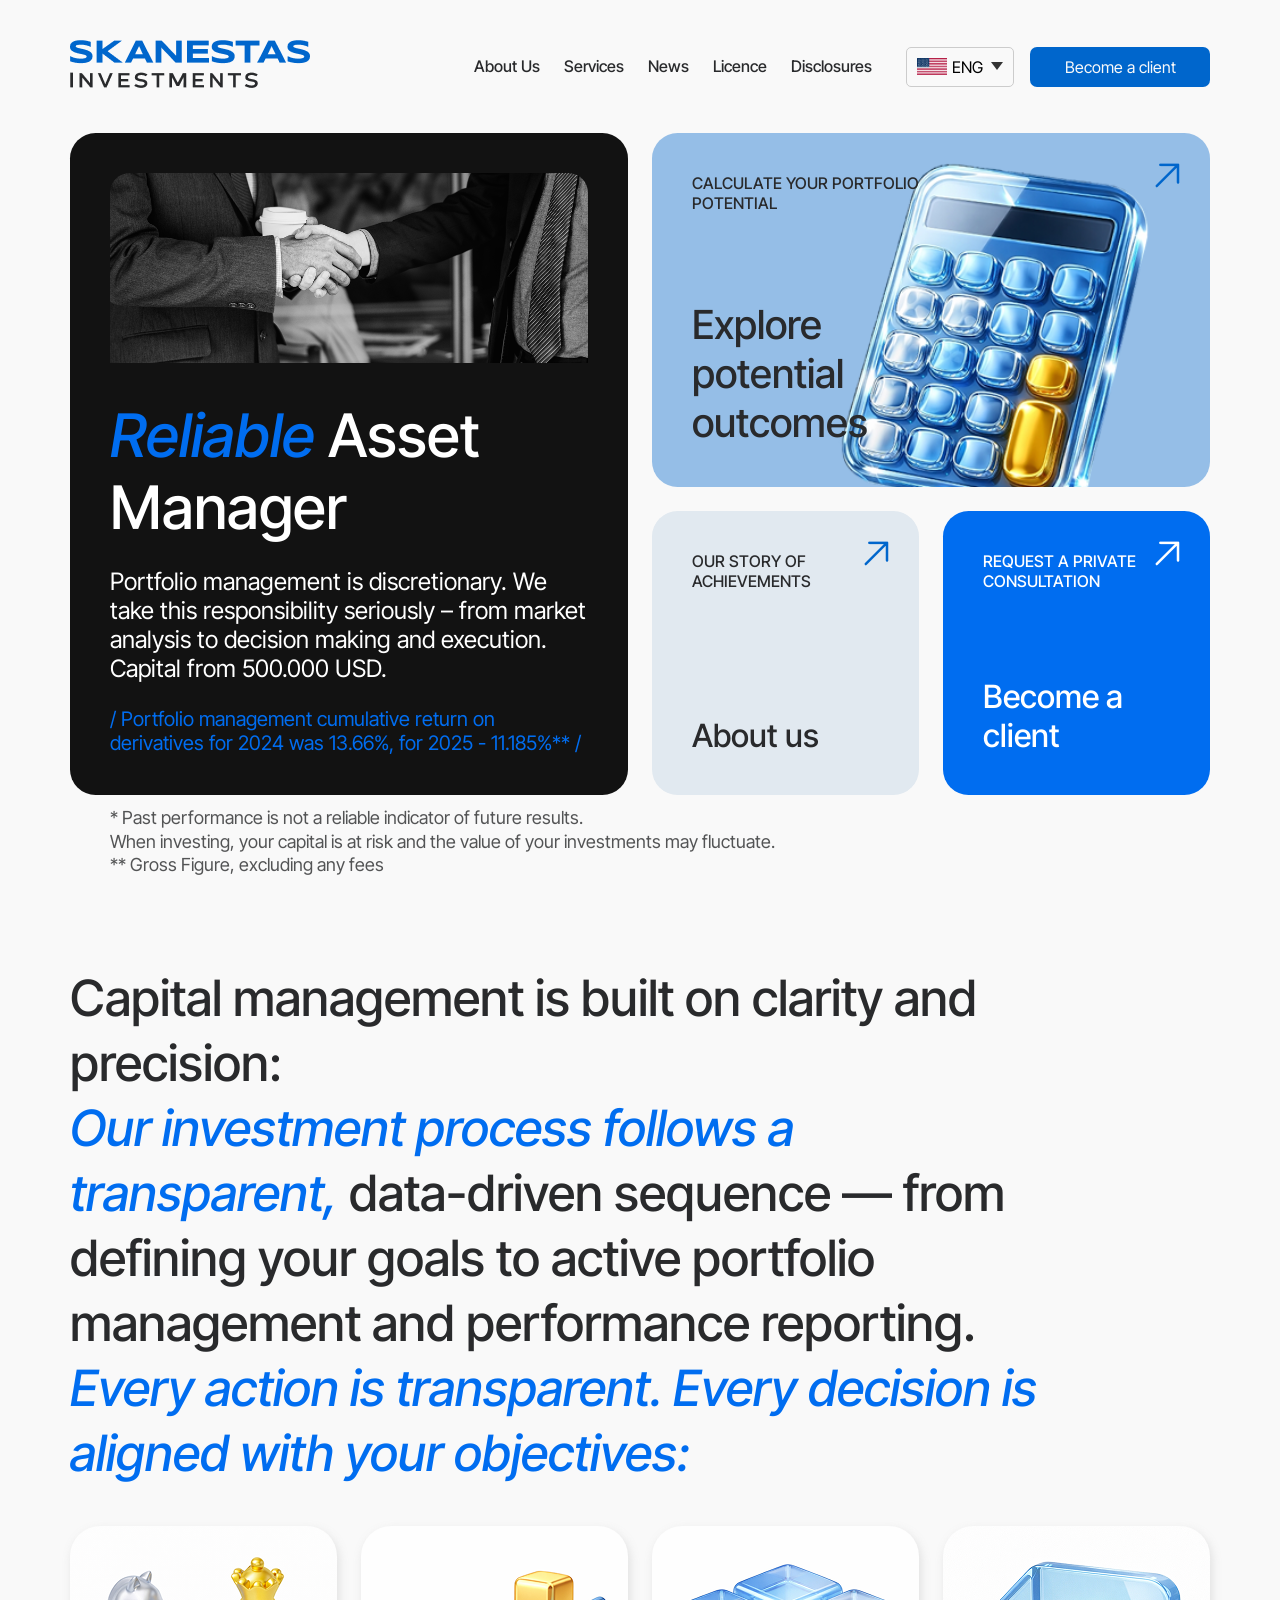
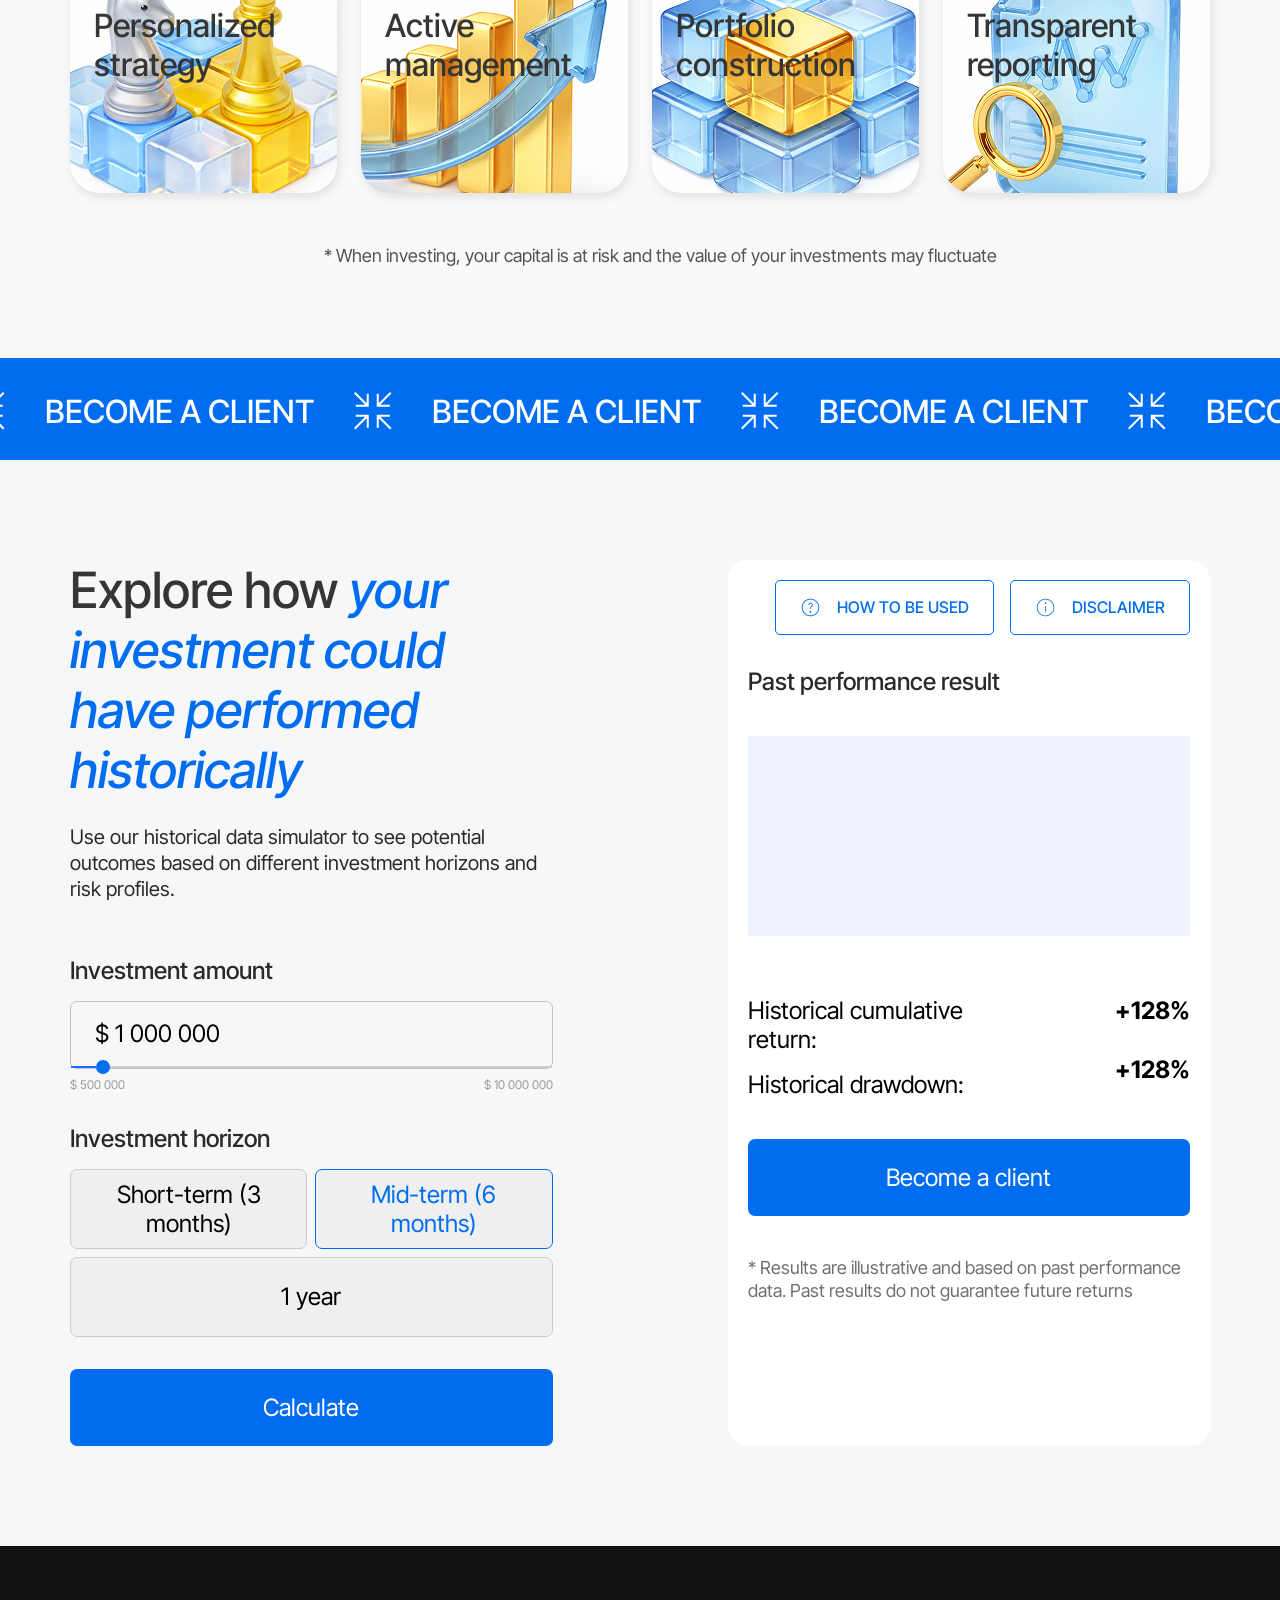
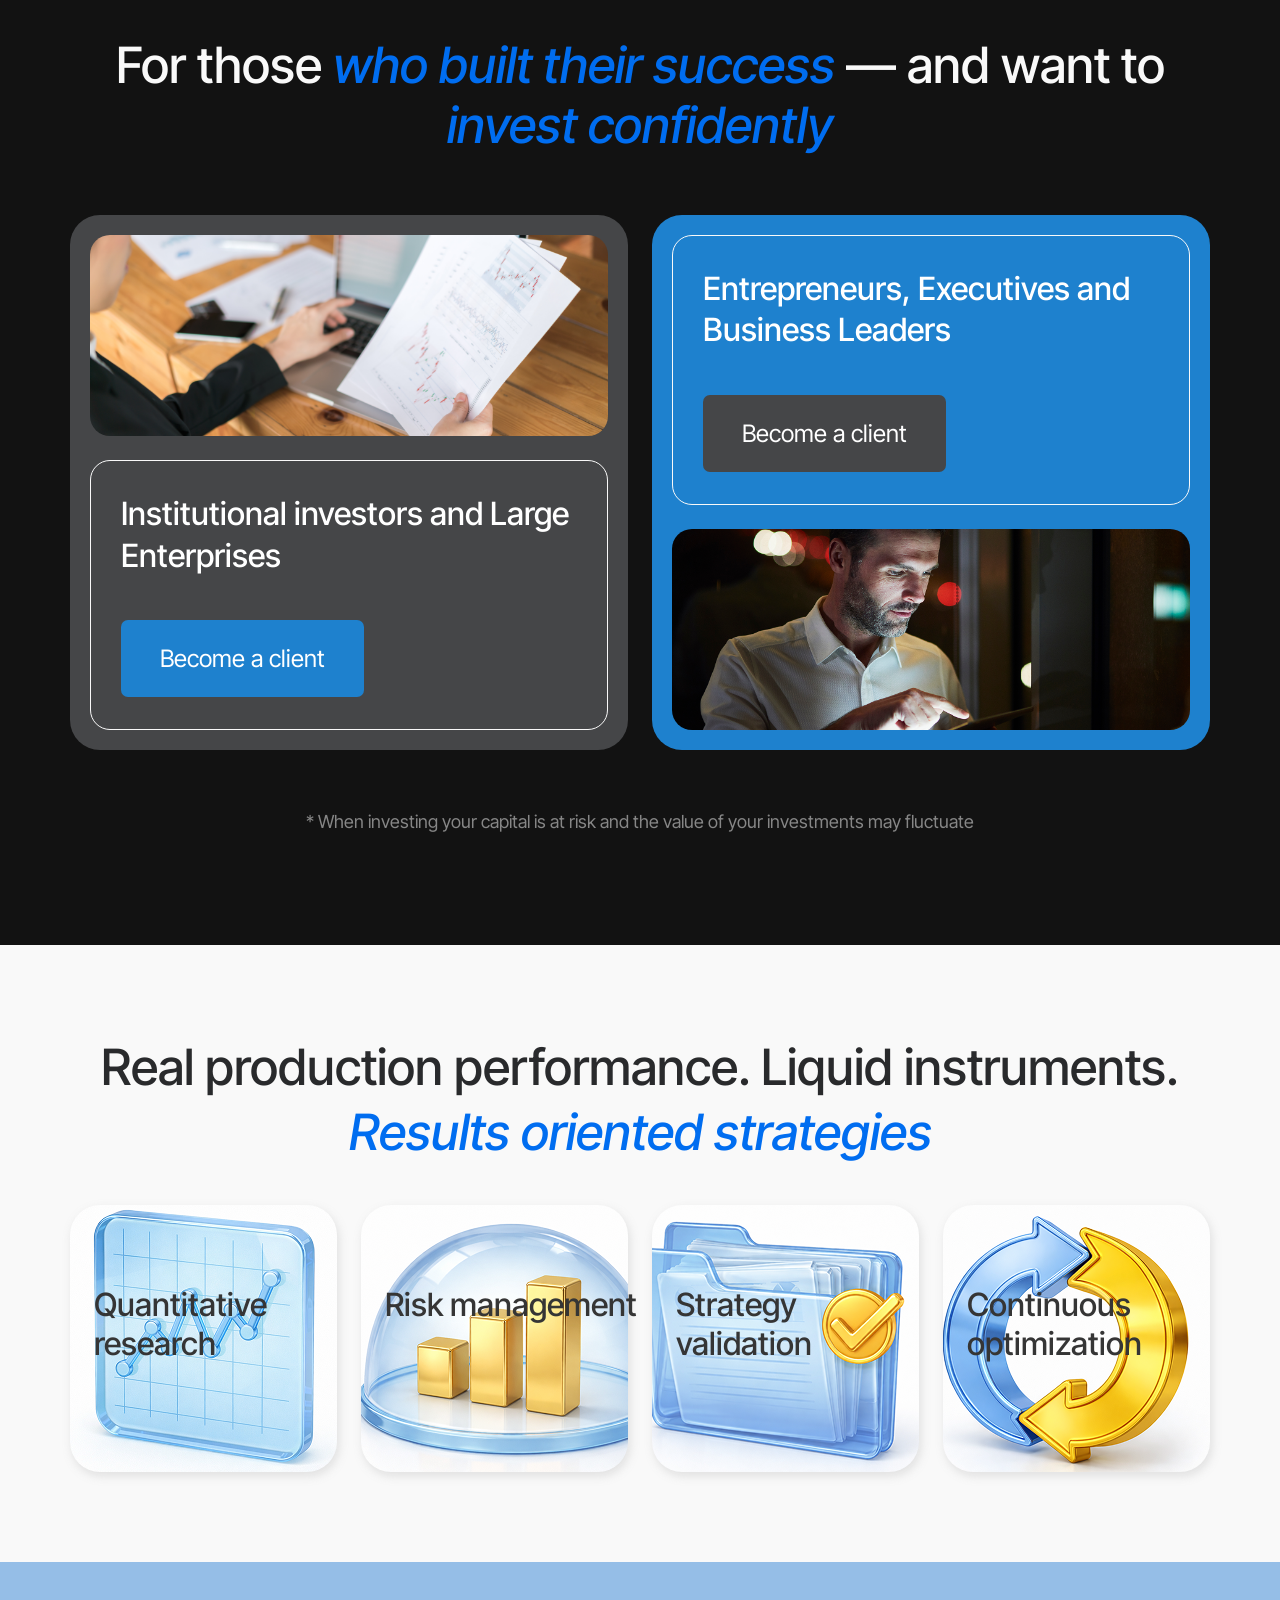
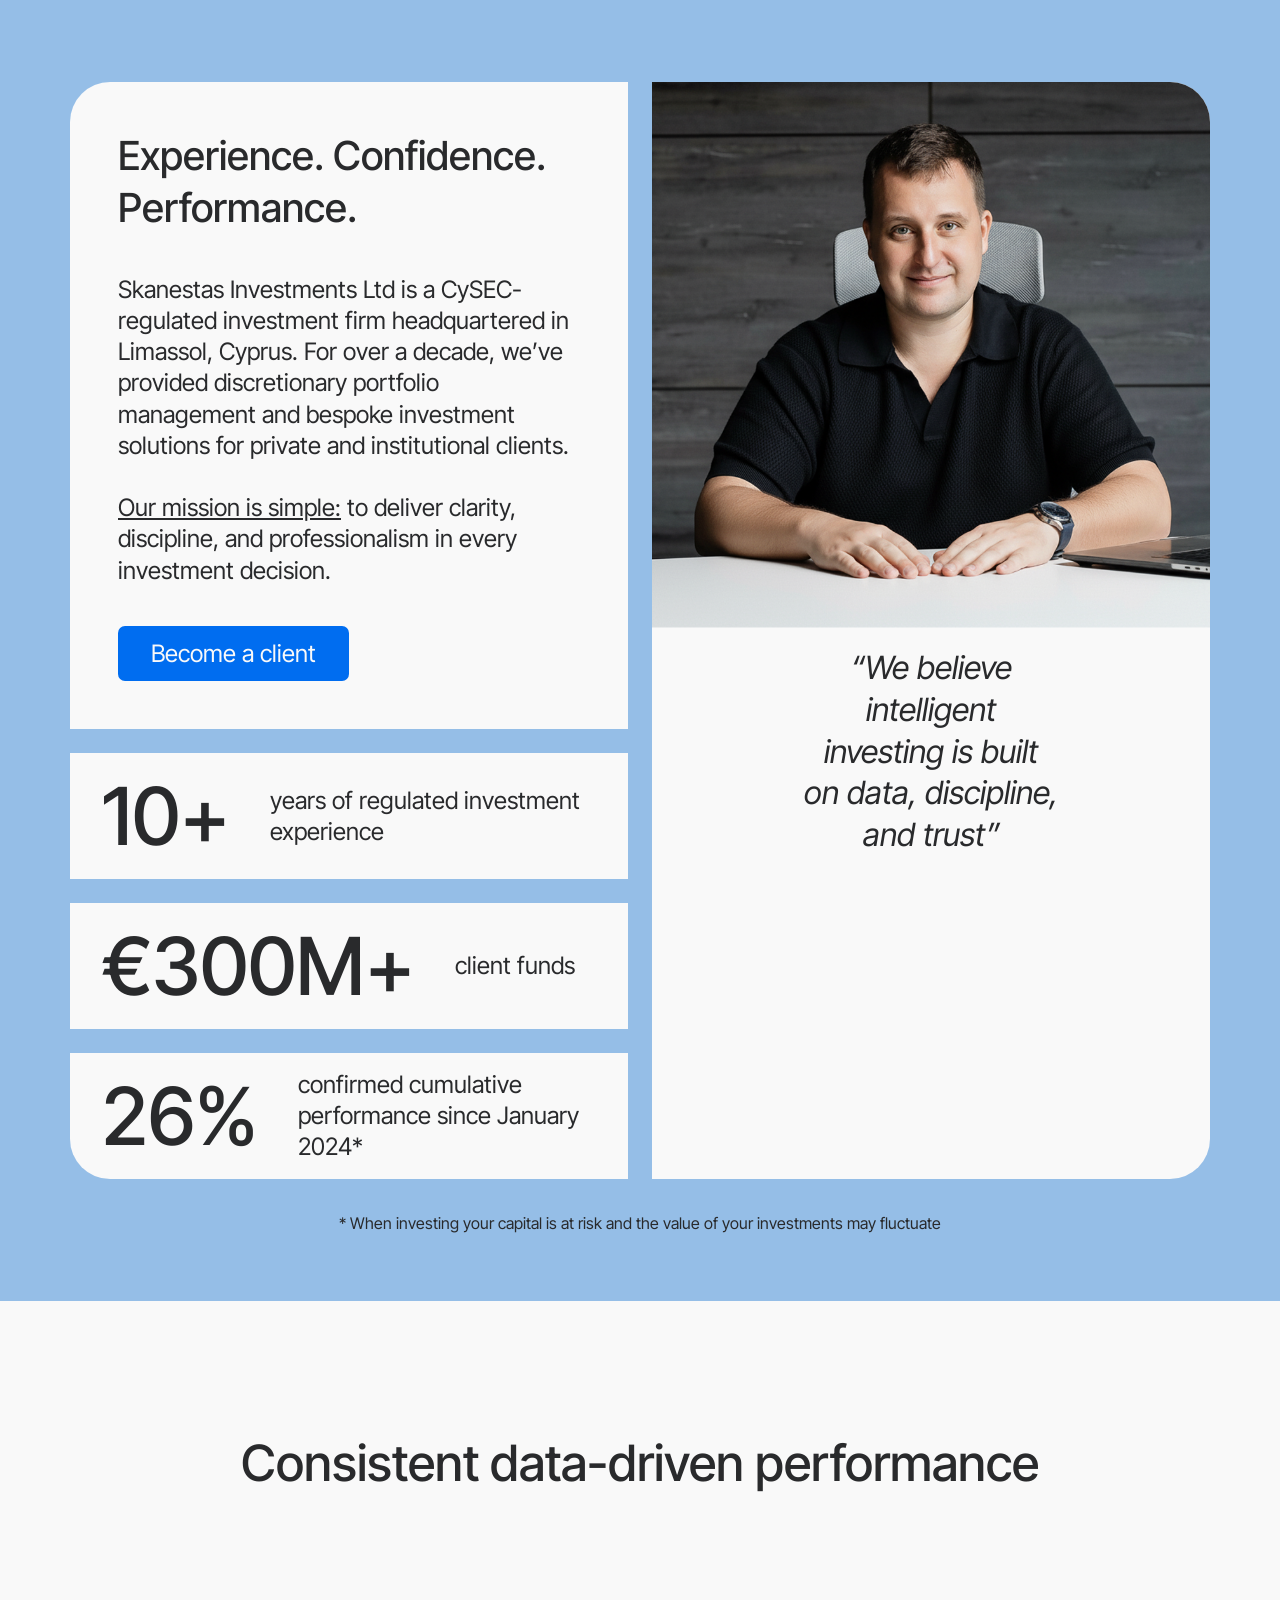
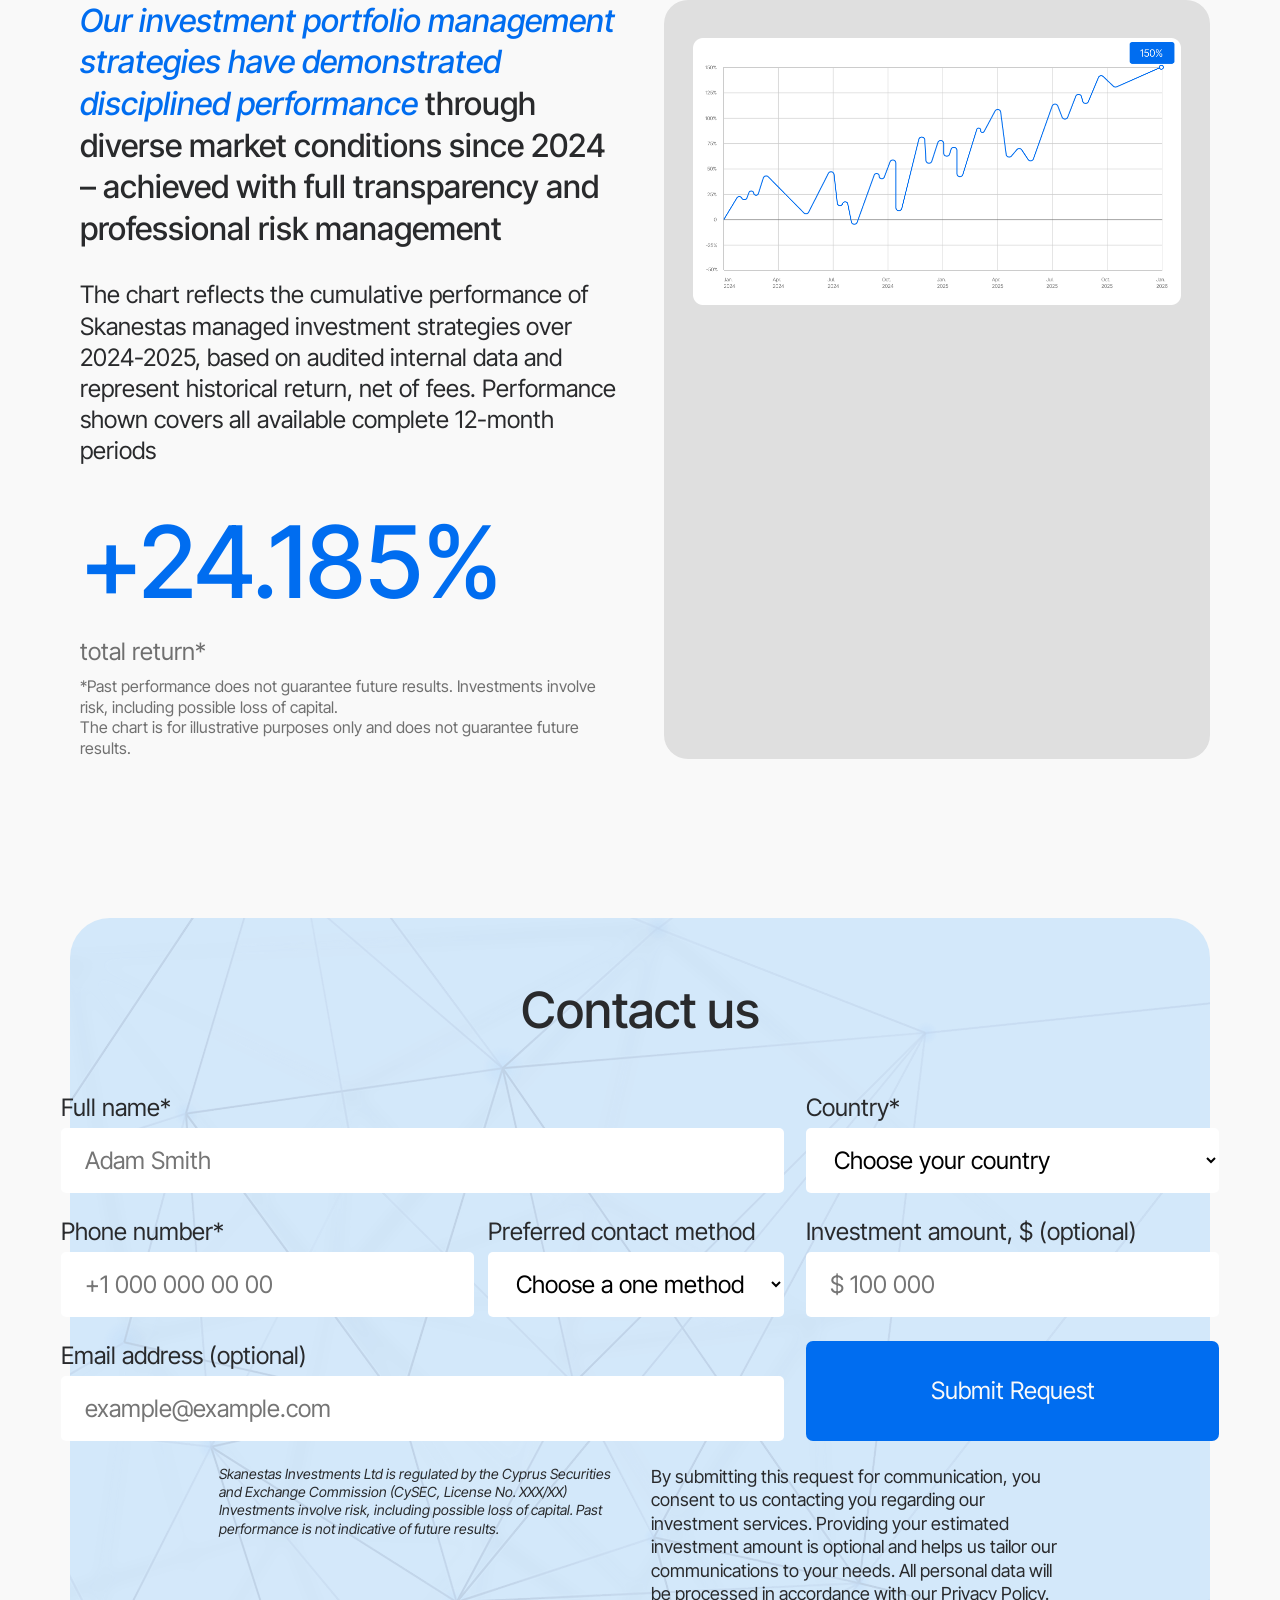
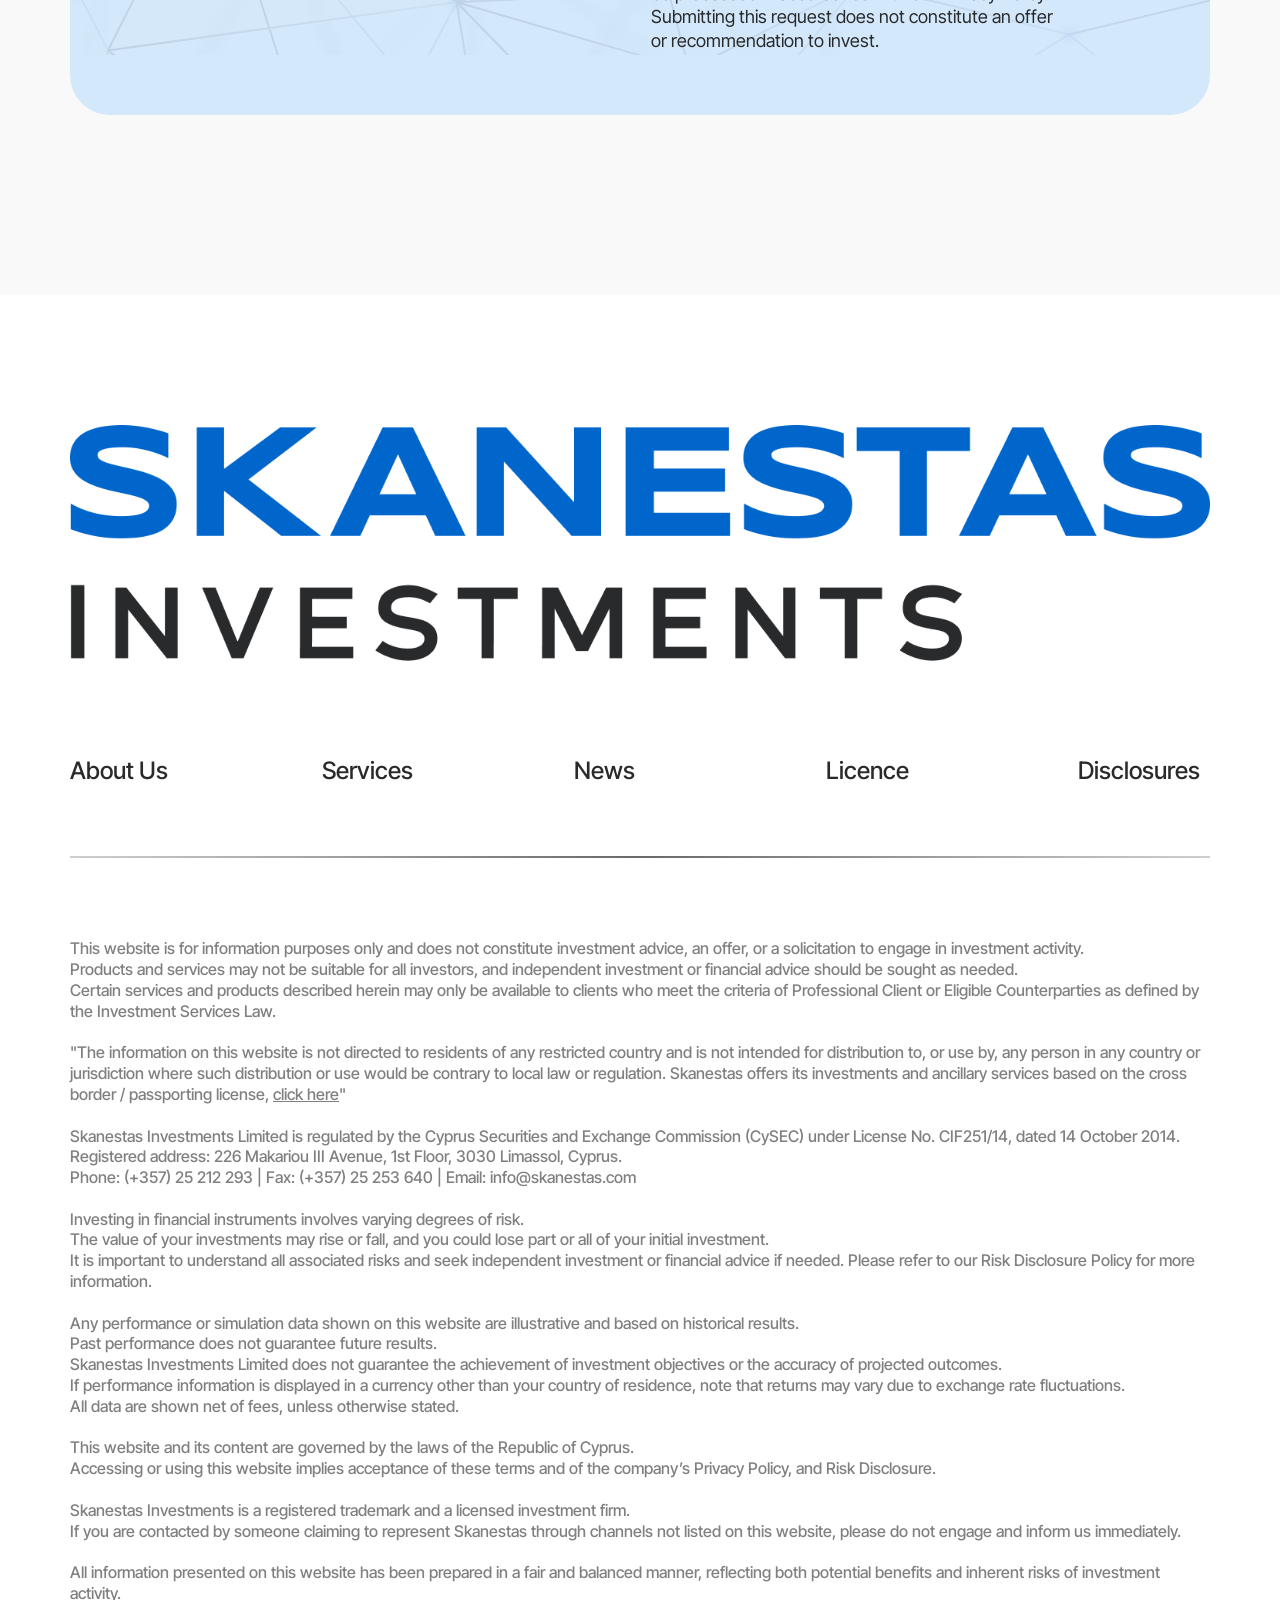
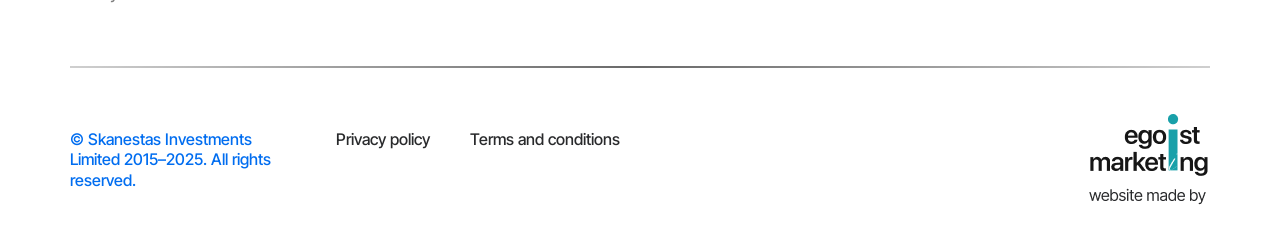
<file: assets/index.html>
<!DOCTYPE html>
<html lang="en">
<head>
    <meta charset="UTF-8">
    <meta name="viewport" content="width=device-width, initial-scale=1.0">
    <link rel="stylesheet" href="css/style.css">
    <title>Skanestas</title>
</head>
<body>
<div class="wrapper">

    <header>
        <div class="header__sidebar">
            <div class="sidebar_logotip">
                <img src="./images/logo.png" alt="">
            </div>
            <div class="sidebar_menu">
                <div class="menu">
                    <ul class="menu_list">
                        <li><a href="#">About Us</a></li>
                        <li><a href="#">Services</a></li>
                        <li><a href="#">News</a></li>
                        <li><a href="#">Licence</a></li>
                        <li><a href="#">Disclosures</a></li>
                    </ul>
                </div>
                <div class="custom__block">
                    <div class="custom-select">
                        <div class="selected">
                            <img src="./images/flags/usa.png" alt="ENG" width="30"> ENG
                        </div>
                        <div class="options">
                            <div data-value="en"><img src="./images/flags/usa.png" width="30"> ENG</div>
                            <div data-value="ru"><img src="./images/flags/russia.png" width="30"> RUS</div>
                        </div>
                    </div>
                    <div class="become_client_block">
                        <button data-link="#" class="btn_become_client">Become a client</button>
                    </div>
                </div>
            </div>
        </div>
    </header>

    <main>
        <section class="header_widget_group">
            <div class="asset__manager">
                <div class="banner">
                    <img src="./images/men-suits-shaking-hands.png" alt="">
                </div>
                <div class="asset__manager_content">
                    <h1>
                        <span>Reliable</span> Asset Manager
                    </h1>
                    <p>
                        Portfolio management is discretionary. We take this responsibility seriously – from market analysis to decision making and execution. Capital from 500.000 USD.
                    </p>
                    <p>
                        / Portfolio management cumulative return on derivatives for 2024 was 13.66%, for 2025 - 11.185%** /
                    </p>
                </div>
            </div>
            <div class="widgets">
                <div class="calculator">
                    <div class="section_title">
                        <h1>Calculate your portfolio potential</h1>
                        <h2>Explore potential outcomes</h2>
                    </div>
                    <div class="section_arrow calc">
                        <div class="arrow_top_right">
                            <img src="./images/stash_arrow-up-light.png" alt="">
                        </div>
                    </div>
                </div>

                <div class="about_us">
                    <div class="section_title">
                        <h1>Our story of achievements</h1>
                        <h2>About us</h2>
                    </div>
                    <div class="section_arrow">
                        <div class="arrow_top_right">
                            <img src="./images/stash_arrow-up-light.png" alt="">
                        </div>
                    </div>
                </div>

                <div class="become_client">
                    <div class="section_title light">
                        <h1>Request a private consultation</h1>
                        <h2>Become a client</h2>
                    </div>
                    <div class="section_arrow">
                        <div class="arrow_top_right light">
                            <img src="./images/stash_arrow-up-light.png" alt="">
                        </div>
                    </div>
                </div>
            </div>
        </section>
        <section class="description">
            <p>
                * Past performance is not a reliable indicator of future results. <br>
                When investing, your capital is at risk and the value of your investments may fluctuate.<br>
                ** Gross Figure, excluding any fees
            </p>
        </section>

        <section class="investment__process">
            <div class="investment__process_group">
                <div class="investment__process_text">
                    <p>
                        Capital management is built on clarity and precision:<br>
                        <span>Our investment process follows a transparent,</span> data-driven sequence — from defining your goals to active portfolio management and performance reporting.<br>
                        <span>Every action is transparent. Every decision is aligned with your objectives:</span>
                    </p>
                </div>

                <div class="investment__process_cards">
                    <div class="card personalized_strategy">
                        <h2>
                            Personalized strategy
                        </h2>
                    </div>

                    <div class="card active_managment">
                        <h2>
                            Active management
                        </h2>
                    </div>

                    <div class="card portfolio_construction">
                        <h2>
                            Portfolio construction
                        </h2>
                    </div>

                    <div class="card transparent_reporting">
                        <h2>
                            Transparent reporting
                        </h2>
                    </div>
                </div>
            </div>
            
            <div class="description">
                <p>
                    * When investing, your capital is at risk and the value of your investments may fluctuate
                </p>
            </div>
        </section>

        <section class="ticker">
            <div class="ticker__move">
                <span>BECOME A CLIENT</span>
                <img src="./images/Shopicon.png" alt="arrow" class="ticker__arrow">
                <span>BECOME A CLIENT</span>
                <img src="./images/Shopicon.png" alt="arrow" class="ticker__arrow">
                <span>BECOME A CLIENT</span>
                <img src="./images/Shopicon.png" alt="arrow" class="ticker__arrow">
                <span>BECOME A CLIENT</span>
                <img src="./images/Shopicon.png" alt="arrow" class="ticker__arrow">
                <span>BECOME A CLIENT</span>
                <img src="./images/Shopicon.png" alt="arrow" class="ticker__arrow">
                <span>BECOME A CLIENT</span>
                <img src="./images/Shopicon.png" alt="arrow" class="ticker__arrow">
                <span>BECOME A CLIENT</span>
                <img src="./images/Shopicon.png" alt="arrow" class="ticker__arrow">
                <span>BECOME A CLIENT</span>
                <img src="./images/Shopicon.png" alt="arrow" class="ticker__arrow">
                <span>BECOME A CLIENT</span>
                <img src="./images/Shopicon.png" alt="arrow" class="ticker__arrow">
            </div>
        </section>

        <section class="performance-explorer">
            <div class="container">
                <div class="performance-explorer__grid">
                    <!-- LEFT -->
                    <div class="performance-explorer__left">

                        <div class="explorer_text">
                            <h2 class="performance-explorer__title">
                                Explore how <span>your investment could have performed historically</span>
                            </h2>

                            <p class="performance-explorer__text">
                                Use our historical data simulator to see potential outcomes based on different investment horizons and risk profiles.
                            </p>
                        </div>

                        <div class="performance-explorer_calc">
                            <!-- RANGE -->
                            <div class="performance-explorer__field">
                                <label class="performance-explorer__label">Investment amount</label>

                                <div class="performance-explorer__range">
                                    <div class="performance-explorer__range-value">
                                        $ <span id="rangeValue">1 000 000</span>
                                    </div>

                                    <input type="range" min="500000" max="10000000" step="10000" value="1000000" class="performance-explorer__slider" id="rangeInput">
                                </div>
                                <div class="performance-explorer__range-labels">
                                    <span>$ 500 000</span>
                                    <span>$ 10 000 000</span>
                                </div>
                            </div>

                            <!-- BUTTONS -->
                            <div class="performance-explorer__field">
                                <label class="performance-explorer__label">Investment horizon</label>

                                <div class="performance-explorer__buttons">
                                        <button class="performance-explorer__btn btn_months">Short-term (3 months)</button>
                                        <button class="performance-explorer__btn performance-explorer__btn--active btn_months">Mid-term (6 months)</button>
                                        <button class="performance-explorer__btn btn_year">1 year</button>
                                </div>
                            </div>

                            <button class="performance-explorer__calculate">Calculate</button>
                        </div>                        
                    </div>

                    <!-- CENTER -->
                    <div class="performance-explorer__center">
                        <div class="performance-explorer-btn">
                            <button><img src="./images/Shopicons_Light_Question.png" alt="">how to BE used</button>
                            <button><img src="./images/Shopicons_Light_Info.png" alt="">disclaimer</button>
                        </div>
                        <p class="performance-explorer__chart-title">Past performance result</p>

                        <div class="performance-explorer__chart"></div>

                        <div class="performance-explorer__stats">
                            <div class="historical_items">
                                <div>
                                    <span>Historical cumulative return:</span>
                                    <span>Historical drawdown:</span>
                                </div>
                                <div>
                                    <strong>+128%</strong>
                                    <strong>+128%</strong>
                                </div>
                            </div>
                            <button class="performance-explorer__cta">Become a client</button>
                        </div>
                        <p class="performance-explorer__note">
                            * Results are illustrative and based on past performance data. Past results do not guarantee future returns
                        </p>
                    </div>

                    <!-- RIGHT -->
                    <!-- <div class="performance-explorer__right">
                        <div class="performance-explorer__info">
                            <h4>How to use</h4>
                            <p>
                                The calculator illustrates how an investment of 10.000 USD or more could have performed over three (3) investment horizons – 3 months, 6 months, and 12 months – based on historical statistical data on the 12-month period of 2025. To use the calculator, enter your investment amount and select your desired investment horizon. The results are simulated and provided for illustrative purposes only. This tool is intended to help you understand historical patterns and potential ranges of returns, not to predict future performance.
                            </p>
                        </div>

                        <div class="performance-explorer__info">
                            <h4>Disclaimer</h4>
                            <p>
                                Results are illustrative and based on simulated past performance data using historical statistical information from the trading on [derivatives] performed under the portfolio management service of the Company. Data is shown for the 12-month period of 2025, which reflects the full period for which comparable data are available. Figures are shown net of any costs, fees or applicable taxes. Results are presented in USD currency; returns may increase or decrease due to currency fluctuations. Past results do not guarantee future returns and are not a reliable indicator of future performance.
                            </p>
                        </div>
                    </div> -->
                </div>
            </div>
        </section>

        <section class="invest_confidently">
            <div class="invest_confidently__container">
                <h2>For those <span>who built their success</span> — and want to <span>invest confidently</span></h2>
                <div class="items_">
                    <div class="items__institutional">
                        <img src="./images/invest_confidently/invest_1.png" alt="">
                        <div class="title_btn">
                            <h3>Institutional investors and Large Enterprises</h3>
                            <button class="btn_institutional">Become a client</button>
                        </div>
                    </div>
                    <div class="items__entrepreneurs">
                        <div class="title_btn">
                            <h3>Entrepreneurs, Executives and Business Leaders</h3>
                            <button class="btn_entrepreneurs">Become a client</button>
                        </div>
                        <img src="./images/invest_confidently/invest_2.png" alt="">
                    </div>
                </div>
                <p>* When investing your capital is at risk and the value of your investments may fluctuate</p>
            </div>
        </section>

        <section class="liquid_instruments">
            <div class="liquid_instruments_group">
                <div class="liquid_instruments_text">
                    <h2>
                        Real production performance. Liquid instruments.
                        <span>Results oriented strategies</span>
                    </h2>
                </div>

                <div class="liquid_instruments_cards">
                    <div class="card quantitative_research">
                        <h2>
                            Quantitative research
                        </h2>
                    </div>

                    <div class="card risk_management">
                        <h2>
                            Risk management
                        </h2>
                    </div>

                    <div class="card strategy_validation">
                        <h2>
                            Strategy validation
                        </h2>
                    </div>

                    <div class="card continuous_optimization">
                        <h2>
                            Continuous optimization
                        </h2>
                    </div>
                </div>
            </div>
        </section>

        <section class="experience_confidence_performance">
            <div class="container">
                <div class="experience_confidence_performance_text">
                    <div class="item_top_description">
                        <h2>Experience. Confidence. Performance.</h2>
                        <p>
                            Skanestas Investments Ltd is a CySEC-regulated investment firm headquartered in Limassol, Cyprus. For over a decade, we’ve provided discretionary portfolio management and bespoke investment solutions for private and institutional clients.
                            <br><br>
                            <span>Our mission is simple:</span> to deliver clarity, discipline, and professionalism in every investment decision.
                        </p>
                        <button class="btn_item">Become a client</button>
                    </div>
                    <div class="item_years">
                        <p><span>10+</span>years of regulated investment experience</p>
                    </div>
                    <div class="item_client">
                        <p><span>€300M+</span>client funds</p>
                    </div>
                    <div class="item_confirmed">
                        <p><span>26%</span>confirmed cumulative performance since January 2024*</p>
                    </div>
                </div>
                <div class="experience_confidence_performance_img">
                    <div class="img_slogan">
                        <img src="./images/executive_director.png" alt="">
                        <div class="slogan">
                            <p>
                                “We believe intelligent investing is built on data, discipline, and trust”
                            </p>
                        </div>
                    </div>
                    
                </div>
            </div>
            <p class="investing_your_capital">
                * When investing your capital is at risk and the value of your investments may fluctuate
            </p>
        </section>

        <section class="data_driven">
            <div class="container">
                <h2 class="title_data_driven">
                    Consistent data-driven performance
                </h2>
                <div class="management_strategies">
                    <div class="management_strategies_description">
                        <p>
                            <span>Our investment portfolio management strategies have demonstrated disciplined performance</span>
                            through diverse market conditions since 2024 – achieved with full transparency and professional risk management
                        </p>
                        <p>
                            The chart reflects the cumulative performance of Skanestas managed investment strategies over 2024-2025, based on audited internal data and represent historical return, net of fees. Performance shown covers all available complete 12-month periods
                        </p>
                        <div class="procent_total">
                            <span>
                                +24.185%
                            </span>
                            <span>
                                total return*
                            </span>
                            <p>
                                *Past performance does not guarantee future results. Investments involve risk, including possible loss of capital.<br>
                                The chart is for illustrative purposes only and does not guarantee future results.
                            </p>
                        </div>
                    </div>
                    <div class="management_strategies_graphic">
                        <img src="./images/data-driven-graph.png" alt="">
                    </div>
                </div>
            </div>
        </section>

        <section class="contact_us">
            <div class="container">
                <h2>Contact us</h2>
                <form class="form" id="form" name="form">
                    <div class="form-column-left">
                        <div class="form-group top">
                            <label>Full name*</label>
                            <input type="text" placeholder="Adam Smith">
                        </div>
                        <div class="form-group middle">
                            <div>
                                <label>Phone number*</label>
                                <input type="text" placeholder="+1 000 000 00 00">
                            </div>
                            <div>
                                <label>Preferred contact method</label>
                                <select>
                                    <option>Choose a one method</option>
                                </select>
                            </div>
                        </div>
                        <div class="form-group bottom">
                            <label>Email address (optional)</label>
                            <input type="email" placeholder="example@example.com">
                        </div>
                    </div>
                    <div class="form-column-right">
                        <div class="form-group">
                            <label>Country*</label>
                            <select>
                                <option>Choose your country</option>
                            </select>
                        </div>
                        <div class="form-group">
                            <label>Investment amount, $ (optional)</label>
                            <input type="text" placeholder="$ 100 000">
                        </div>
                        <div class="form-group">
                            <button class="form-btn">Submit Request</button>
                        </div>
                    </div>
                </form>
                <div class="contact_us-description">
                    <div class="description_left">
                        <p>
                            Skanestas Investments Ltd is regulated by the Cyprus Securities and Exchange Commission
                            (CySEC, License No. XXX/XX) Investments involve risk, including possible loss of capital.
                            Past performance is not indicative of future results.
                        </p>
                    </div>
                    <div class="description_right">
                        <p>
                            By submitting this request for communication, you consent to us contacting you regarding our investment services.
                            Providing your estimated investment amount is optional and helps us tailor our communications to your needs.
                            All personal data will be processed in accordance with our Privacy Policy.
                            Submitting this request does not constitute an offer or recommendation to invest.
                        </p>
                    </div>
                </div>
            </div>
        </section>
    </main>
    <footer>
        <div class="container">
            <div class="name_company">
                <img src="./images/name_company.png" alt="">
            </div>
            <div class="footer_menu">
                <ul class="footer_menu_list">
                    <li><a href="#">About Us</a></li>
                    <li><a href="#">Services</a></li>
                    <li><a href="#">News</a></li>
                    <li><a href="#">Licence</a></li>
                    <li><a href="#">Disclosures</a></li>
                </ul>
            </div>
            <div class="linear"></div>
            <div class="information_purpose">
                <p>
                    This website is for information purposes only and does not constitute investment advice, an offer, or a solicitation to engage in investment activity.<br>
                    Products and services may not be suitable for all investors, and independent investment or financial advice should be sought as needed.<br>
                    Certain services and products described herein may only be available to clients who meet the criteria of Professional Client or Eligible Counterparties as defined by the
                    Investment Services Law.<br><br>
                    "The information on this website is not directed to residents of any restricted country and is not intended for distribution to,
                    or use by, any person in any country or jurisdiction where such distribution or use would be contrary to local law or regulation. Skanestas offers its
                    investments and ancillary services based on the cross border / passporting license, <a href="#">click here</a>"<br><br>
                    Skanestas Investments Limited is regulated by the Cyprus Securities and Exchange Commission (CySEC) under License No. CIF251/14, dated 14 October 2014.<br>
                    Registered address: 226 Makariou III Avenue, 1st Floor, 3030 Limassol, Cyprus.<br>
                    Phone: (+357) 25 212 293 | Fax: (+357) 25 253 640 | Email: info@skanestas.com<br><br>
                    Investing in financial instruments involves varying degrees of risk.<br>
                    The value of your investments may rise or fall, and you could lose part or all of your initial investment.<br>
                    It is important to understand all associated risks and seek independent investment or financial advice if needed. Please refer to our Risk Disclosure Policy
                    for more information.<br><br>
                    Any performance or simulation data shown on this website are illustrative and based on historical results.<br>
                    Past performance does not guarantee future results.<br>
                    Skanestas Investments Limited does not guarantee the achievement of investment objectives or the accuracy of projected outcomes.<br>
                    If performance information is displayed in a currency other than your country of residence, note that returns may vary due to exchange rate fluctuations.<br>
                    All data are shown net of fees, unless otherwise stated.<br><br>
                    This website and its content are governed by the laws of the Republic of Cyprus.<br>
                    Accessing or using this website implies acceptance of these terms and of the company’s Privacy Policy, and Risk Disclosure.<br><br>
                    Skanestas Investments is a registered trademark and a licensed investment firm.<br>
                    If you are contacted by someone claiming to represent Skanestas through channels not listed on this website, please do not engage and inform us immediately.<br><br>
                    All information presented on this website has been prepared in a fair and balanced manner, reflecting both potential benefits and inherent risks of
                    investment activity.
                </p>
            </div>
            <div class="linear double"></div>
            <div class="copyright">
                <div class="copyright_documents">
                    <span>
                        &copy; Skanestas Investments Limited 2015–2025. All rights reserved.
                    </span>
                    <ul>
                        <li><a href="#">Privacy policy</a></li>
                        <li><a href="#">Terms and conditions</a></li>
                    </ul>
                </div>
                <div class="made_by">
                    <img src="./images/made_by.png" alt="">
                </div>
            </div>
        </div>
    </footer>
</div>
    <script src="js/main.js"></script>
</body>
</html>
</file>
<file: assets/css/style.css>
@import url('https://fonts.googleapis.com/css2?family=Inter+Tight:ital,wght@0,100..900;1,100..900&family=Open+Sans:ital,wght@0,300..800;1,300..800&display=swap');

* {
    box-sizing: border-box;
    margin: 0;
    padding: 0;
    font-family: "Inter Tight", sans-serif;
    font-optical-sizing: auto;
}

body {
    width: 100%;
    min-height: 100vh;
    background-color: #f9f9f9;
}

h1, h2, h3, h4, p {
    color: #292A2C;
}

header {
    width: 100%;
    height: auto;
    display: flex;
    flex-direction: column;
}

.header__sidebar {
    display: grid;
    grid-template-columns: 1fr 6fr;
    margin: 30px 70px;
}

.menu {
    display: flex;
    align-items: center;
    margin-right: 34px;
}

.sidebar_menu {
    display: flex;
    justify-content: flex-end;
}

ul.menu_list {
    list-style: none;
    display: flex;
    flex-direction: row;
    justify-content: flex-end;
}

ul.menu_list li {
    margin-right: 24px;
}

ul.menu_list li:last-child {
    margin-right: 0px;
}

ul.menu_list li a {
    text-decoration: none;
    color: #292A2C;
    letter-spacing: 0%;
    font-size: 1rem;
    font-weight: 500;
}

ul.menu_list li a:hover {
    text-decoration: underline;
    color: #006DF0;
    transition: 0.5s;
}

.custom__block {
    display: flex;
    justify-content: flex-end;
    align-items: center;
}

.custom-select {
    position: relative;
    display: flex;
    justify-content: center;
    align-items: center;
    cursor: pointer;
    user-select: none;
    margin-right: 16px;
}

.selected {
    display: flex;
    padding: 10px;
    border: 1px solid #ccc;
    border-radius: 5px;
    flex-direction: row;
    align-items: center;
    height: 40px;
    position: relative;
}

.selected::after {
    content: "";
    display: inline-block;
    width: 0;
    height: 0;
    margin-left: 8px;
    border-left: 6px solid transparent;
    border-right: 6px solid transparent;
    border-top: 8px solid #333;
    position: relative;
    top: 20%;
    transform: translateY(-50%);
}

.selected img {
    margin-right: 5px;
}

.options {
    position: absolute;
    top: 100%;
    left: 0;
    right: 0;
    border: 1px solid #ccc;
    border-radius: 5px;
    display: none;
    background: white;
    z-index: 10;
    max-height: 200px;
    overflow-y: auto;
}

.options img {
    margin-right: 5px;
}

.custom-select.open .options {
  display: block;
}

.options div {
  padding: 5px 10px;
  display: flex;
  align-items: center;
}

.options div:hover {
  background: #f0f0f0;
}

.become_client_block {
    display: flex;
    align-items: center;
    justify-content: flex-end;
}

button.btn_become_client {
    width: 180px;
    height: 40px;
    background-color: #0066CC;
    border-radius: 7px;
    border: none;
    color: #f9f9f9;
    font-size: 1rem;
}

.header_widget_group {
    display: grid;
    grid-template-columns: 1fr 1fr;
    gap: 24px;
    margin: 0 70px;
}

.asset__manager {
    max-width: 100%;
    background-color: #121212;
    border-radius: 1.6em;
    border: none;
    padding: 40px;
}

.banner img {
    max-width: 100%;
    height: auto;
    border: none;
    border-radius: 20px 20px 0 0;
}

.asset__manager_content {
    margin-top: 32px;
}

.asset__manager_content h1 {
    font-weight: 500;
    font-size: 3.75rem;
    color: #fff;
}

.asset__manager_content span {
    color: #006DF0;
    font-style: italic;
}

.asset__manager_content p:nth-of-type(1),
.asset__manager_content p:nth-of-type(2) {
    margin-top: 24px;
}

.asset__manager_content p:nth-of-type(1) {
    font-size: 1.5rem;
    color: #fff;
    font-weight: 400;
}

.asset__manager_content p:nth-of-type(2) {
    font-size: 1.25rem;
    color: #006DF0;
    font-weight: 400;
}

.widgets {
    display: grid;
    grid-template-columns: 1fr 1fr;
    grid-template-rows: auto auto;
    gap: 24px;
}

.calculator, .about_us, .become_client {
    border: none;
    border-radius: 1.6em;
    display: grid;
}

.calculator {
    grid-template-columns: 1fr 1fr;
    grid-column: 1 / 3;
    background-color: #95BEE7;
    background-image: url(../images/calc.png);
    background-repeat: no-repeat;
    background-position: bottom right 5%;
    background-size: contain;
}

.about_us {
    grid-template-columns: 2fr 1fr;
}

.become_client {
    grid-template-columns: 4fr 1fr;
}

.section_title {
    margin: 40px 0 40px 40px;
    display: flex;
    flex-direction: column;
    justify-content: space-between;
}

.section_title h1 {
    font-size: 1rem;
    font-weight: 500;
    text-transform: uppercase;
}

.section_title h2 {
    font-size: 2.5rem;
    font-weight: 500;
}

.arrow_top_right {
    position: relative;
    top: 0;
    right: 0;
}

.arrow_top_right img {
    position: absolute;
    top: 0;
    right: 0;
    cursor: pointer;
}

.about_us {
    background-color: #E1E9F0;
    max-height: 338px;
}

.become_client {
    background-color: #006DF0;
    max-height: 338px;
}

.light h1, .light h2 {
    color: #fff;
}

.about_us h2, .become_client h2 {
    font-size: 2rem;
}

.light img {
    filter: brightness(0) invert(1);
}

.description {
    margin: 0 70px;
}

.description p {
    font-weight: 400;
    font-style: normal;
    font-size: 1.125rem;
    line-height: 130%;
    letter-spacing: 0%;
    color: #292A2CCC;
    margin: 11px 0 0 40px;
}

.investment__process,
.liquid_instruments {
    margin: 90px 70px;
    display: flex;
    flex-direction: column;
    justify-content: center;
}

.investment__process_text,
.liquid_instruments_text h2 {
    font-size: 3.125rem;
    line-height: 130%;
    font-weight: 500;
    margin-right: 141px;
}

.liquid_instruments_text h2 {
    text-align: center;
    margin-right: 0;
    display: flex;
    flex-direction: column;
}

.investment__process_text span,
.liquid_instruments_text span {
    color: #006DF0;
    font-style: italic;
}

.investment__process_cards,
.liquid_instruments_cards {
    margin-top: 40px;
    display: grid;
    grid-template-columns: repeat(auto-fit, minmax(250px, 1fr));
    gap: 24px;
    align-items: stretch;
}

.investment__process_cards .card,
.liquid_instruments_cards .card {
    background-color: #FEFEFE;
    box-shadow: 2px 4px 10px 0px #97979740;
    border: none;
    border-radius: 1.875em;
    width: 100%;
    aspect-ratio: 1 / 1;
    display: flex;
    flex-direction: column;
}

.investment__process_cards .card h2,
.liquid_instruments_cards .card h2 {
    width: 262px;
    height: 84px;
    color: #353535;
    font-size: 2rem;
    font-weight: 500;
    position: relative;
    top: 80px;
    left: 24px;
}

.personalized_strategy, .active_managment,
.portfolio_construction, .transparent_reporting,
.quantitative_research, .risk_management,
.strategy_validation, .continuous_optimization {
    background-repeat: no-repeat;
    width: 100%;
    height: 100%;
    background-position: bottom right;
}

.personalized_strategy {
    background-image: url(../images/investment__process_cards/chess.png);
}

.active_managment {
    background-image: url(../images/investment__process_cards/up-arrow.png);
}

.portfolio_construction {
    background-image: url(../images/investment__process_cards/cubes.png);
}

.transparent_reporting {
    background-image: url(../images/investment__process_cards/graphic.png);
}

.investment__process .description {
    font-weight: 400;
    font-size: 1.125rem;
    color: #292A2CCC;   
    text-align: center;
    margin-top: 40px;
}

.ticker {
    overflow: hidden;
    background-color: #006DF0;
    display: flex;
    align-items: center;
    max-height: 111px;
    padding: 34px 0 29px 0;
}

.ticker__move {
    display: inline-flex;
    gap: 40px;
    white-space: nowrap;
    animation: scroll 40s linear infinite;
    align-items: center;
    justify-content: center;
}

.ticker__move span {
    color: #fff;
    font-weight: 500;
    font-size: 2rem;
    text-transform: uppercase;
}

.ticker__move img {
    width: 100%;
    height: 100%;
}

.ticker__arrow {
    width: 20px;
    height: 20px;
    filter: brightness(0) invert(1);
}

@keyframes scroll {
    0% {
        transform: translateX(0);
    }
    100% {
        transform: translateX(-50%); /* движемся на половину, т.к. контент дублирован */
    }
}

.performance-explorer {
    padding: 100px 0;
    background: #F6F7F9;
}

.container {
    margin: 0 70px;
}

.performance-explorer__grid {
    display: grid;
    grid-template-columns: 1fr 1fr;
    gap: 175px;
    align-items: stretch;
}

/* LEFT */
.performance-explorer__left {
    display: grid;
    gap: 22px;
}

.performance-explorer__title {
    font-size: 3.125rem;
    color: #353535;
    font-weight: 500;
}

.performance-explorer__title span {
    color: #006DF0;
    font-style: italic;
    font-weight: 500;
}

.performance-explorer__text {
    margin-top: 24px;
    color: #292A2C;
    font-weight: 400;
    font-size: 1.25rem;
    line-height: 130%;
}

.performance-explorer__field {
    margin: 32px auto;
}

.performance-explorer__label {
    display: block;
    margin-bottom: 16px;
    font-weight: 500;
    font-size: 1.5rem;
    color: #292A2C;
}

/* RANGE */
.performance-explorer__range {
    border-radius: 7px;
    border: 1px solid #C2C2C2;
}

.performance-explorer__range-value {
  font-size: 1.5rem;
  margin: 17px auto auto 24px;
}

.performance-explorer__slider {
    width: 100%;
    appearance: none;
    height: 0.1em;
    position: relative;
    bottom: -4px;
}

.performance-explorer__slider::-webkit-slider-thumb {
    appearance: none;
    width: 14px;
    height: 14px;
    background-color: #006DF0;
    border-radius: 50%;
    cursor: pointer;
}

.performance-explorer__range-labels {
    display: flex;
    justify-content: space-between;
    font-size: 12px;
    margin-top: 8px;
    color: #999;
}

/* BUTTONS */
.performance-explorer__buttons {
    display: grid;
    grid-template-rows: 1fr 1fr;
    gap: 8px;
}

.btn_year {
    grid-column: 1 / 3;
}

.performance-explorer__btn {
    padding: 10px;
    border: 1px solid #ccc;
    border-radius: 7px;
    cursor: pointer;
    font-size: 1.5rem;
    font-weight: 400;
}

.performance-explorer__btn--active {
    border-color: #006DF0;
    color: #006DF0;
}

/* BUTTON */
.performance-explorer__calculate,
.performance-explorer__cta {
    width: 100%;
    padding: 24px 0;
    background: #006DF0;
    color: #fff;
    border: none;
    border-radius: 7px;
    font-size: 1.5rem;
    font-weight: 400;
    cursor: pointer;
}

/* CENTER */
.performance-explorer__center {
    background: #fff;
    padding: 20px;
    border-radius: 20px;
}

.performance-explorer-btn {
    display: flex;
    justify-content: flex-end;
    align-items: center;
}

.performance-explorer-btn button > img {
    margin-right: ;
}

.performance-explorer-btn button {
    max-width: 220px;
    max-height: 60px;
    display: flex;
    justify-items: center;
    gap: 16px;
    padding: 16px 24px;
    text-transform: uppercase;
    color: #006DF0;
    font-size: 1rem;
    font-weight: 500;
    background-color: #fff;
    border: 1px solid #006DF0;
    border-radius: 5px;
    cursor: pointer;
}

.performance-explorer-btn button:last-child {
    margin-left: 16px;
}

.performance-explorer__chart-title {
    font-weight: 500;
    font-size: 1.5rem;
    margin: 32px auto 40px;
}

.performance-explorer__chart {
    height: 200px;
    background: #eef3ff;
}

.performance-explorer__stats {
    display: grid;
    gap: 40px;
    margin: 60px auto 40px;
}

.historical_items {
    max-width: 458px;
    height: auto;
    display: grid;
    grid-template-columns: 4fr 1fr;
    gap: 93px;
}

.historical_items div {
    display: grid;
    gap: 16px;
    font-size: 1.5rem;
}

.historical_items div:nth-of-type(1) {
    justify-content: start;
}

.historical_items div:nth-of-type(2) {
    justify-content: end;
}

.performance-explorer__note {
    max-width: 481px;
    font-size: 1.125rem;
    font-weight: 400;
    color: #707070;
    line-height: 130%;
}

/* RIGHT */

.performance-explorer__right {
    display: grid;
    gap: 24px;
}

.performance-explorer__info {
    background: #fff;
    padding: 24px;
    border-radius: 20px;
    border: 1px solid #006DF0;
}

.performance-explorer__info h4 {
    color: #006DF0;
    font-size: 1rem;
    text-transform: uppercase;
    margin: auto auto 24px;
}

.performance-explorer__info p {
    font-size: 1rem;
    font-weight: 400;
    color: #707070;
    line-height: 150%;
}


/* invest_confidently */

.invest_confidently {
    background-color: #121212;
}

.invest_confidently__container {
    margin: 0 70px;
    padding: 89px 0 111px;
    display: grid;
    gap: 60px;
}

.items_ {
    display: grid;
    gap: 24px;
    grid-template-columns: 1fr 1fr;
}

.invest_confidently__container h2 {
    font-size: 3.125rem;
    color: #F9F9F9;
    font-weight: 500;
    text-align: center;
}

.invest_confidently__container p {
    font-size: 1.125rem;
    font-weight: 400;
    letter-spacing: 0%;
    line-height: 130%;
    text-align: center;
    color: #A4A4A4CC;
}

.invest_confidently span {
    color: #006DF0;
    font-style: italic;
    font-weight: 500;
}

.items__institutional,
.items__entrepreneurs {
    display: grid;
    grid-template-rows: 1fr auto;
    gap: 24px;
    border-radius: 30px;
    border: none;
    background-color: #454648;
    justify-items: center;
    padding: 20px;
}

.items__institutional {
    background-color: #454648;
}

.items__entrepreneurs {
    background-color: #1E81CE;
}

.items__institutional img,
.items__entrepreneurs img {
    border-radius: 20px;
    border: none;
    width: 100%;
    height: auto;
}


.btn_institutional, .btn_entrepreneurs {
    width: clamp(200px, 50%, 384px);
    padding: 24px 0;
    color: #fff;
    border: none;
    border-radius: 7px;
    font-size: 1.5rem;
    font-weight: 400;
    margin-top: 44px;
    cursor: pointer;
}

.btn_institutional {
    background-color: #1E81CE;
    
}

.btn_entrepreneurs {
    background-color: #454648;
}

.title_btn {
    width: 100%;
    height: auto;
    border: 1px solid #F9F9F9;
    border-radius: 20px;
    padding: 32px 0 32px 30px;
}

.title_btn h3 {
    font-size: 2rem;
    font-weight: 500;
    line-height: 130%;
    letter-spacing: 0%;
    color: #fff;
    max-width: 100%;
}

/* Liquid instruments */

.quantitative_research {
    background-image: url(../images/liquid_instruments/research.png);
}

.risk_management {
    background-image: url(../images/liquid_instruments/risk_management.png);
}

.strategy_validation {
    background-image: url(../images/liquid_instruments/validation.png);
}

.continuous_optimization {
    background-image: url(../images/liquid_instruments/optimization.png);
}


/* Experience. Confidence. Performance. */

.experience_confidence_performance {
    background-color: #95BEE7;
    padding: 120px 0 68px;
    display: flex;
    flex-direction: column;
    align-items: center;
    justify-content: center;
}

.experience_confidence_performance .container {
    display: grid;
    grid-template-columns: 1fr 1fr;
    gap: 24px;
}

.experience_confidence_performance_text {
    display: grid;
    gap: 24px;
}

.item_top_description {
    background-color: #F9F9F9;
    border-radius: 40px 0 0;
    display: grid;
    gap: 40px;
    padding: 48px;
}

.item_top_description h2 {
    font-size: 2.5rem;
    line-height: 130%;
    letter-spacing: 0%;
    font-weight: 500;
}

.item_top_description p {
    font-size: 1.5rem;
    line-height: 130%;
    letter-spacing: 0%;
    font-weight: 400;
    color: #292A2C;
}

.item_top_description span {
    text-decoration: underline;
}

.btn_item {
    width: clamp(200px, 50%, 364px);
    padding: 12px 0;
    color: #F9F9F9;
    background-color: #006DF0;
    border: none;
    border-radius: 7px;
    font-size: 1.5rem;
    font-weight: 400;
    cursor: pointer;
    line-height: 130%;
}

.item_years, .item_client, .item_confirmed {
    background-color: #F9F9F9;
    padding: 11px 0 11px 32px;
    display: flex;
    align-items: center;
    justify-content: flex-start;
}

.item_years p, .item_client p, .item_confirmed p {
    display: flex;
    align-items: center;
    font-size: 1.5rem;
    font-weight: 400;
    line-height: 130%;
    letter-spacing: 0%;
}
.item_years span, .item_client span, .item_confirmed span {
    font-size: 5rem;
    font-weight: 500;
    line-height: 130%;
    letter-spacing: 0%;
    color: #292A2C;
    margin-right: 40px;
}

.item_confirmed {
    border-radius: 0 0 0 40px;
}

.experience_confidence_performance_img {
    border-radius: 40px 40px 40px 0;
    background-color: #F9F9F9;
}

.img_slogan {
    max-width: 878px;
    height: auto;
}

.img_slogan img {
    width: 100%;
    border-radius: 0 40px 0 0;
}

.slogan {
    display: flex;
}

.slogan p {
    font-size: 2rem;
    font-weight: 400;
    font-style: italic;
    text-align: center;
    line-height: 130%;
    letter-spacing: 0%;
    color: #292A2C;
    padding: 15px 152px;
}

.investing_your_capital {
    margin: 34px auto 0px;
}

/* data_driven */

.data_driven {
    padding: 130px 0 55px;
}

.data_driven .container {
    display: grid;
    gap: 64px;
    margin: 0 70px;
}

.title_data_driven {
    font-size: 3.125rem;
    font-weight: 500;
    line-height: 130%;
    letter-spacing: 0%;
    color: #292A2C;
    text-align: center;
}

.management_strategies {
    display: grid;
    gap: 37px;
    grid-template-columns: 1fr 1fr;
    padding: 40px 0 49px 10px;
}

.management_strategies_description {
    display: grid;
    gap: 30px;
}

.management_strategies_description p:nth-of-type(1) {
    font-size: 2rem;
    font-weight: 500;
    line-height: 130%;
    letter-spacing: 0%;
}

.management_strategies_description p:nth-of-type(1) > span {
    color: #006DF0;
    font-style: italic;
}

.management_strategies_description p:nth-of-type(2) {
    font-size: 1.5rem;
    font-weight: 400;
    line-height: 130%;
    letter-spacing: 0%;
}

.procent_total {
    display: grid;
    gap: 9px;
    max-width: 549px;
    height: auto;
}

.procent_total > span {
    font-size: 6.25rem;
    font-weight: 500;
    line-height: 130%;
    letter-spacing: 0%;
    color: #006DF0;
}

.procent_total p:nth-of-type(1) {
    font-size: 1rem;
    font-weight: 400;
    line-height: 130%;
    letter-spacing: 0%;
    color: #707070;
}

.procent_total span:nth-of-type(2) {
    font-size: 1.5rem;
    font-weight: 400;
    line-height: 130%;
    letter-spacing: 0%;
    color: #707070;
}

.management_strategies_graphic {
    max-width: 968px;
    background-color: #DFDFDF;
    border: none;
    border-radius: 24px;
    padding: 38px 29px;
}

.management_strategies_graphic img {
    width: 100%;
    height: auto;
}

/* contact_us */

.contact_us {
    padding: 55px 0 180px;
}

.contact_us .container {
    display: flex;
    margin: 0 70px;
    background-color: #D3E8FA;
    background-image: url(../images/bg-contact.png);
    background-repeat: no-repeat;
    border: none;
    border-radius: 40px;
    flex-direction: column;
    justify-content: center;
    align-items: center;
    padding: 60px 149px 63px;
}

.contact_us .container h2 {
    font-size: 3.125rem;
    font-weight: 500;
    text-align: center;
    line-height: 130%;
    letter-spacing: 0%;
    margin-bottom: 50px;
}

.form {
    max-width: 1482px;
    display: grid;
    gap: 22px;
    grid-template-columns: 1fr 1fr;
}

.form-column-left, .form-column-right {
    display: grid;
    gap: 24px;
    align-content: space-between;
}


.form-group.middle {
    display: grid;
    grid-template-columns: 1fr 1fr;
    gap: 14px;
}

.form-group.middle div {
    display: flex;
    flex-direction: column;
    justify-content: center;
}

.form input:focus,
.form select:focus {
    outline: none;
    border: 1px solid #006DF0;
    background: #fff;
}

.form-row:nth-child(2) {
    grid-template-columns: 1fr 1fr 1fr;
}

.form-row:last-child {
    grid-template-columns: 1fr 1fr;
    align-items: end;
}

.form-group {
    display: flex;
    flex-direction: column;
}

.form label {
    font-size: 1.5rem;
    margin-bottom: 6px;
    color: #292A2C;
}

.form input,
.form select {
    height: 65px;
    border-radius: 5px;
    border: none;
    padding: 17px 24px;
    background: #fff;
    font-size: 1.5rem;
}

.form-btn {
    max-width: 729px;
    height: 100px;
    background: #006DF0;
    color: #F9F9F9;
    border: none;
    border-radius: 7px;
    font-size: 1.5rem;
    font-weight: 400;
    cursor: pointer;
}

.contact_us-description {
    display: grid;
    gap: 22px;
    grid-template-columns: 1fr 1fr;
    margin-top: 24px;
}

.description_left p, .description_right p {
    font-weight: 400;
    line-height: 130%;
    letter-spacing: 0%;
}

.description_left p {
    font-size: 0.875rem;
    font-style: italic;
}

.description_right p {
    font-size: 1.125rem;
}

/* footer */

footer {
    background-color: #fff;
    padding: 80px 0 27px;
}

footer .container {
    margin: 0 70px;
}

.name_company {
    max-width: 1480px;
    height: auto;
}

.name_company img {
    width: 100%;
    height: auto;
}

.footer_menu {
    margin: 40px 0 70px;
    max-width: 1425px;
}

.footer_menu ul.footer_menu_list {
    display: grid;
    grid-template-columns: repeat(5, 1fr);
    gap: 120px;
    list-style: none;
}

.footer_menu ul.footer_menu_list li a {
    font-size: 1.5rem;
    color: #292A2C;
    letter-spacing: 0%;
    font-weight: 500;
    text-decoration: none;
}

.footer_menu ul.footer_menu_list li a:hover {
    color: #006DF0;
    text-decoration: underline;
    transition: 0.5s;
}

.linear {
    border: 1px solid;
    border-image-source: linear-gradient(to right, #CFCFCF, #696969, #CFCFCF);
    border-image-slice: 1;
    margin: 0 0 80px;
    width: 100%;
}

.information_purpose {
    max-width: 1628px;
}

.information_purpose p, a {
    font-weight: 500;
    font-size: 1rem;
    line-height: 130%;
    letter-spacing: 0%;
    color: #808080;
}

.information_purpose a:hover {
    color: #006DF0;
    transition: 0.5s;
}

.double {
    margin: 62px 0 46px;
}

.copyright {
    margin: 11px 0 0;
    display: grid;
    gap: 40px;
    grid-template-columns: 1fr 1fr;
}

.copyright_documents {
    display: grid;
    gap: 40px;
    grid-auto-flow: column;
    align-content: center;
}

.copyright_documents ul {
    list-style: none;
    display: grid;
    gap: 40px;
    grid-auto-flow: column;
    justify-items: center;
}

.copyright_documents ul li a {
    text-decoration: none;
    font-weight: 500;
    font-size: 1rem;
    line-height: 130%;
    letter-spacing: 0%;
    color: #292A2C;
}

.copyright_documents span {
    font-weight: 500;
    font-size: 1rem;
    line-height: 130%;
    letter-spacing: 0%;
    color: #006DF0;
    max-width: 457px;
}

.made_by {
    width: 100%;
    height: auto;
    display: flex;
    justify-content: flex-end;
}

.made_by img {
    max-width: 121px;
    height: auto;
}


/* Media */

@media (max-width: 768px) {
    .form {
        grid-template-columns: 1fr;
    }
}
</file>
